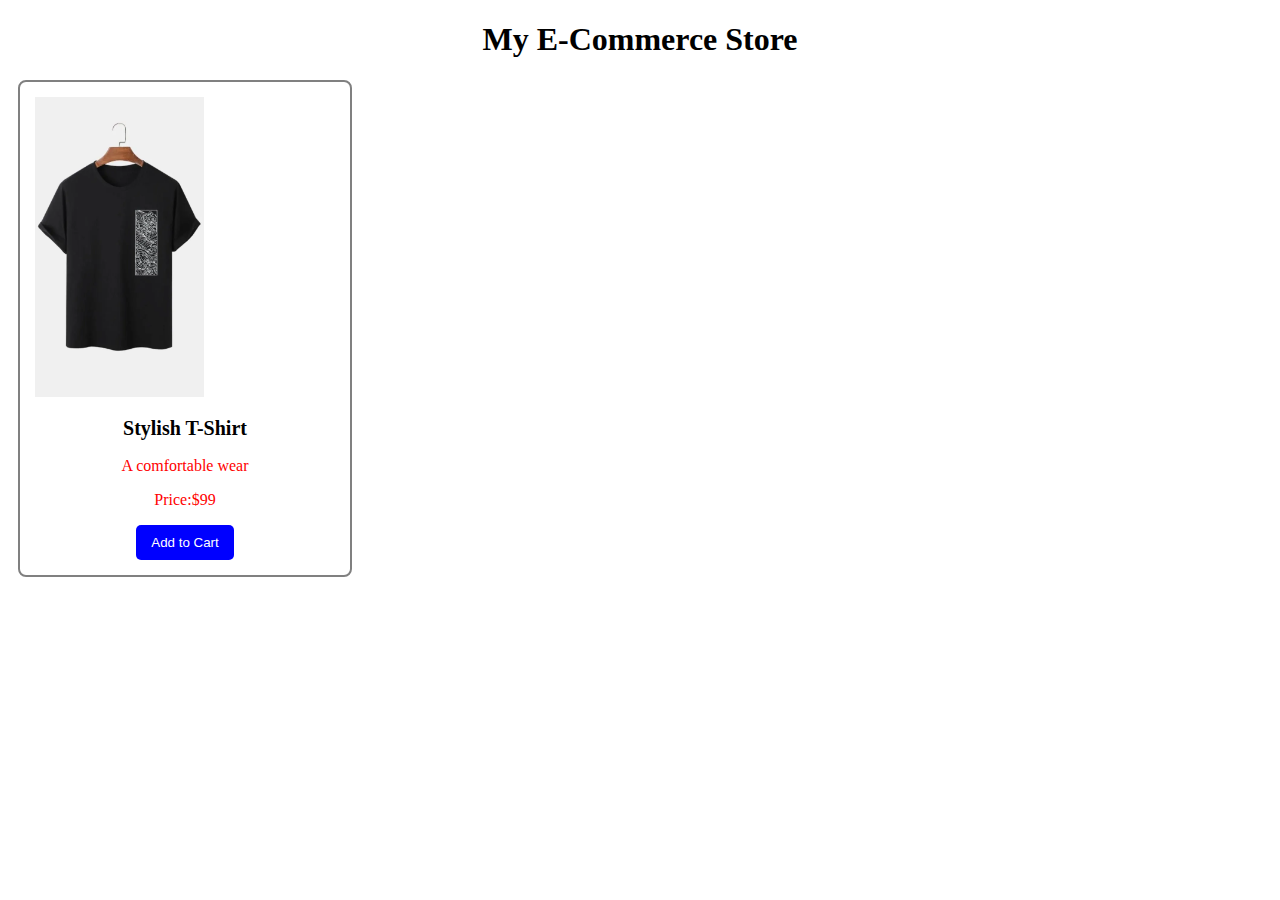
<file: Experiment6/index.html>
<!DOCTYPE html>
<html lang="en">
<head>
    <meta charset="UTF-8">
    <meta name="viewport" content="width=device-width, initial-scale=1.0">
    <title>Document</title>
    
    <link rel="stylesheet" href="style.css">
</head>
<body>
    <h1 align="center">My E-Commerce Store</h1>
    <div class="product-box">
        <img src="2ce58f7f987510b6cf932c4a1927e829.webp" alt="Product Image">
        <h2 align="center">Stylish T-Shirt</h2>
        <p class="description" align="center">A comfortable wear</p>
        <p class="price"  align="center">Price:$99</p>
        <center>
        <button>Add to Cart</button>

    </div>
</body>
</html>
</file>
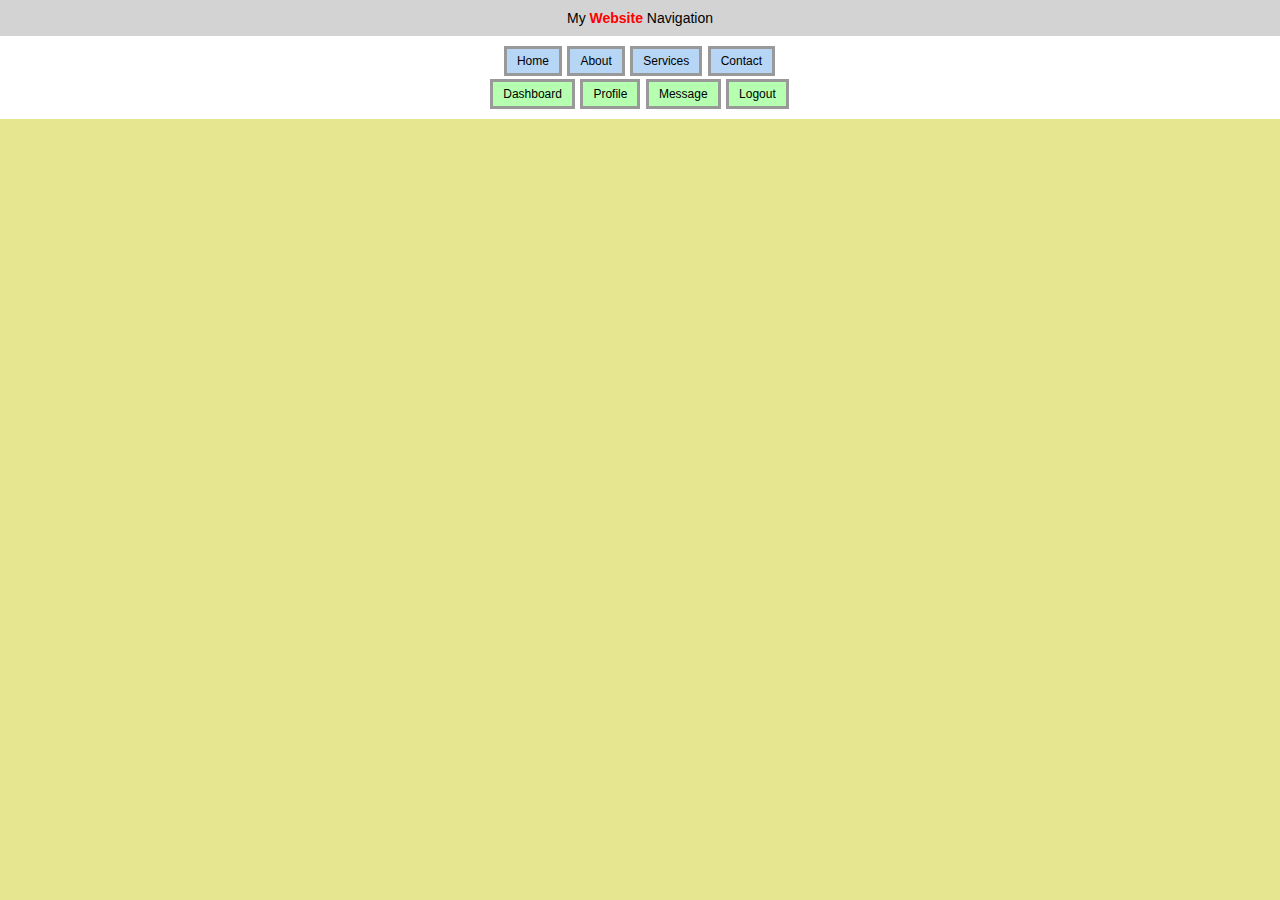
<file: experiment7/index.html>
<!DOCTYPE html>
<html lang="en">
<head>
<meta charset="UTF-8">
<title>Navigation Layout</title>
<style>
    body {
        margin: 0;
        padding: 0;
        background: #e6e691;
        font-family: Arial, sans-serif;
    }

    /* Top grey bar */
    .header {
        width: 100%;
        background: #d3d3d3;
        text-align: center;
        padding: 10px 0;
        font-size: 14px;
        color: black;
    }

    .header span {
        color: red;
        font-weight: bold;
 }

    /* Container for all buttons */
    .nav-section {
        padding: 10px;
        background: white;
    }

    /* Blue buttons row */
    .top-buttons button  {
        background-color: #b7d5f5;
        border: 3px solid #999;
        padding: 5px 10px;
        margin-right: 1px;
        margin-bottom: 3px;
        font-size: 12px;
        cursor: pointer;
    }

    /* Green buttons row */
    .bottom-buttons button {
        background-color: #b6ffb0;
        border: 3px solid #999;
        padding: 5px 10px;
        margin-right: 1px;
        font-size: 12px;
        cursor: pointer;
    }
</style>
</head>
<body>

<!-- Header -->
<div class="header">
    My <span>Website</span> Navigation
</div>

<!-- Navigation Buttons -->
<div class="nav-section">

    <!-- First row (blue) -->
    <center>
    <div class="top-buttons">
        <button>Home</button>
        <button>About</button>
        <button>Services</button>
        <button>Contact</button>
    </div>

    <!-- Second row (green) -->
    <div class="bottom-buttons">
        <button>Dashboard</button>
        <button>Profile</button>
        <button>Message</button>
        <button>Logout</button>
    </div>

</div>

</body>
</html>
</file>
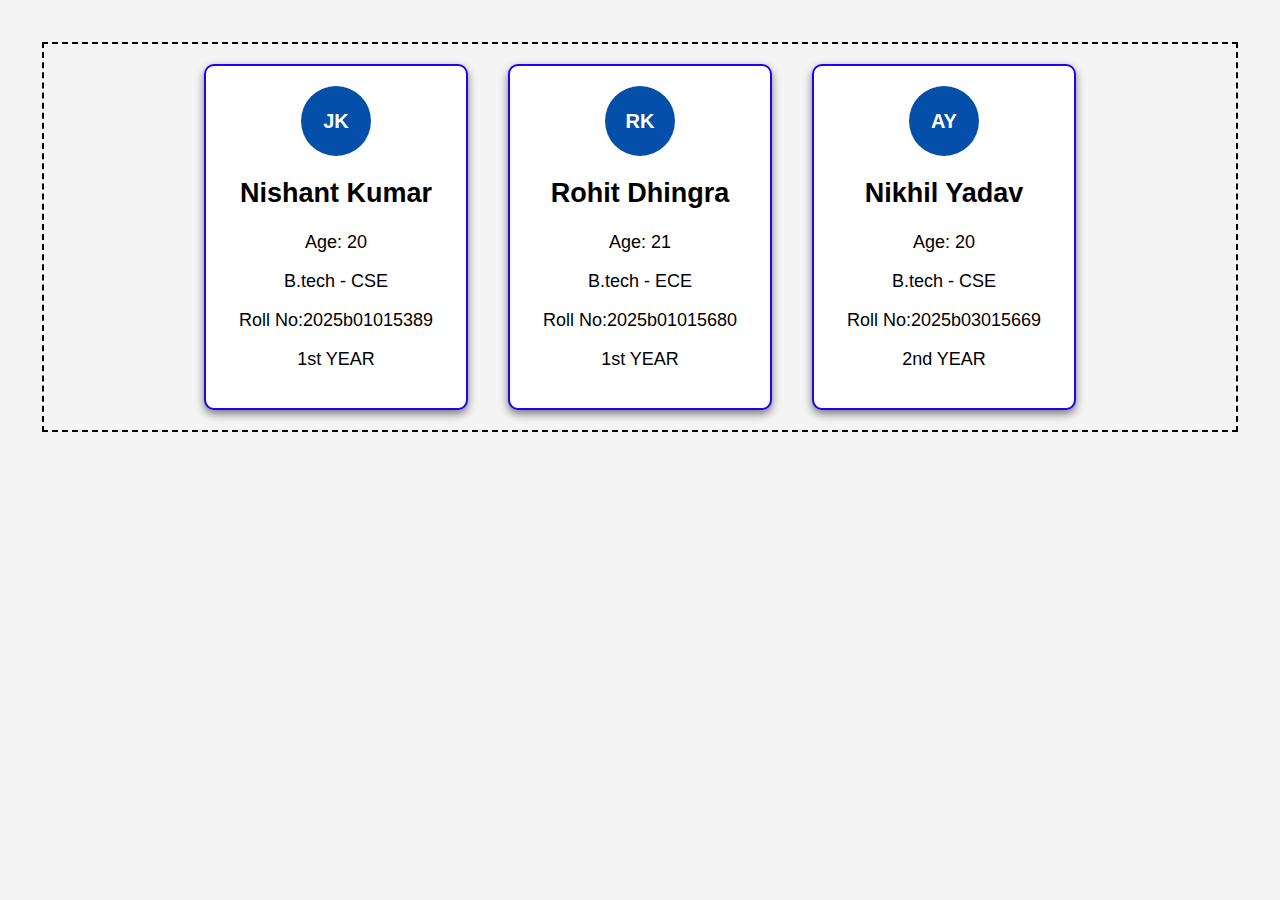
<file: Experiment8/index.html>
<!DOCTYPE html>
<html lang="en">
<head>
    <meta charset="UTF-8">
    <meta name="viewport" content="width=device-width, initial-scale=1.0">
    <title>STUDENT PROFILE CARDS</title>
    <link rel="stylesheet" href="style.css">
</head>
<body>
    <div class="container">
        <div class ="card">
            <div class="circle">JK</div>
            <h2>Nishant Kumar</h2>
            <p>Age: 20</p>
            <p>B.tech - CSE</p>
            <p>Roll No:2025b01015389</p>
            <p>1st YEAR</p>
    </div>
    <div class="card">
        <div class="circle">RK</div>
        <h2>Rohit Dhingra</h2>
        <p>Age: 21</p>
        <p>B.tech - ECE</p>
        <p>Roll No:2025b01015680</p>
        <p>1st YEAR</p>
        </div>
    <div class="card">
        <div class="circle">AY</div>
        <h2>Nikhil Yadav</h2>
        <p>Age: 20</p>
        <p>B.tech - CSE</p>
        <p>Roll No:2025b03015669</p>
        <p>2nd YEAR</p>
        </div>

    
</body>
</html>
</file>
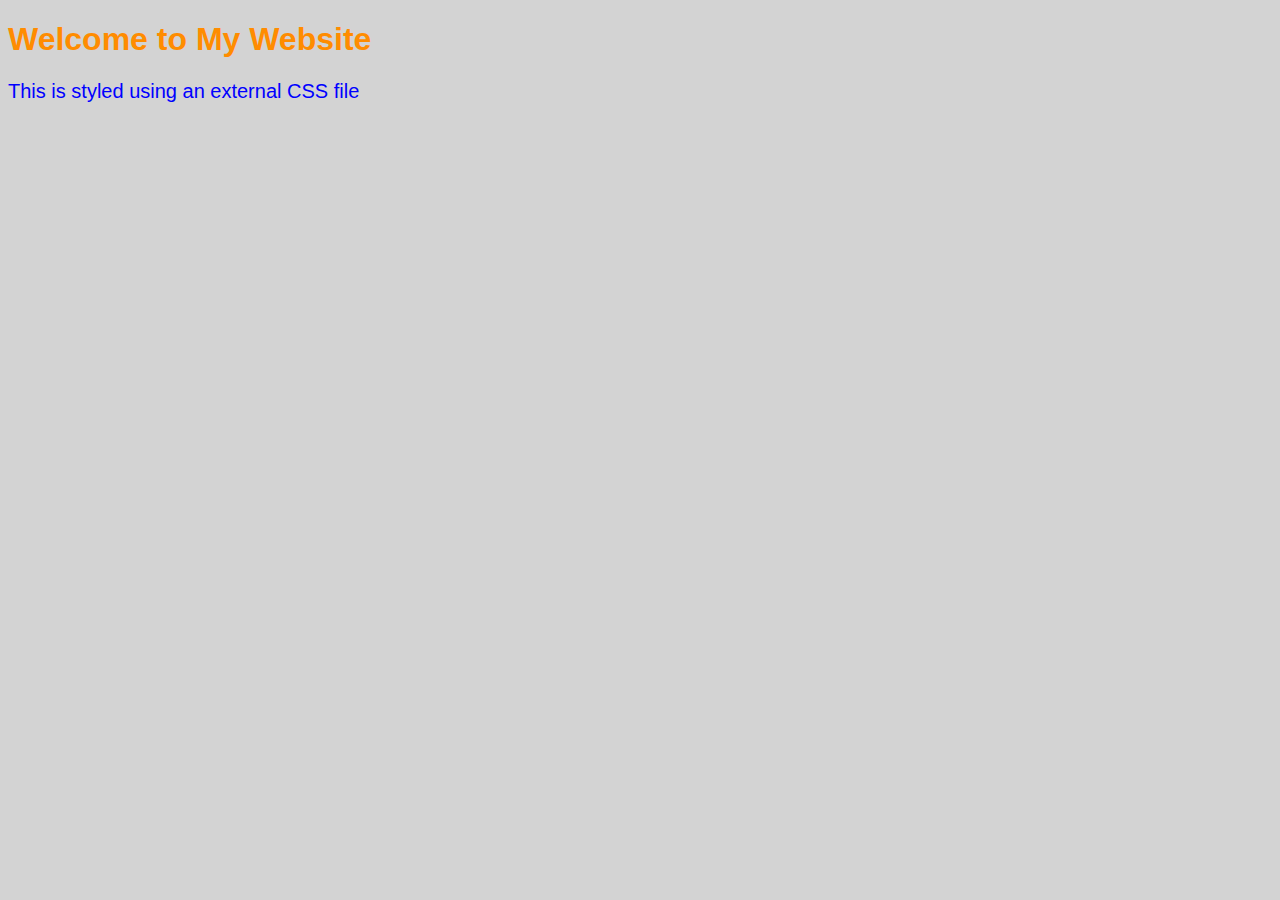
<file: EXTERNAL CSS/index.html>
<!DOCTYPE html>
<html lang="en">
<head>
    <meta charset="UTF-8">
    <meta name="viewport" content="width=device-width, initial-scale=1.0">
    <title>EXTERNAL CSS EXAMPLE</title>
    <link rel="stylesheet" href="style.css">
</head>
<body>
    <h1>Welcome to My Website</h1>
    <p>This is styled using an external CSS file</p>
</body>
</html>
</file>
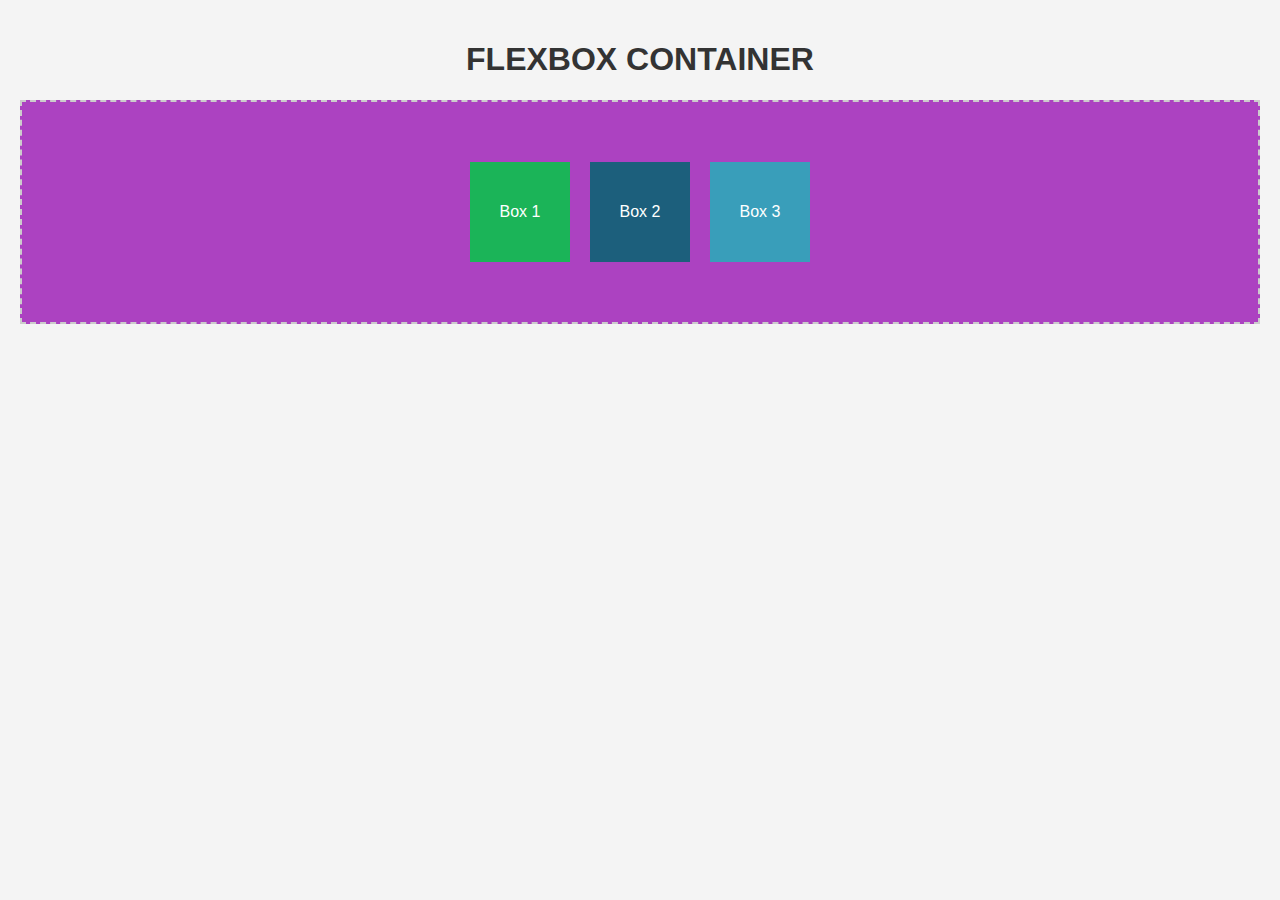
<file: Flexbox/index.html>
<!DOCTYPE html>
<html lang="en">
<head>
    <meta charset="UTF-8">
    <meta name="viewport" content="width=device-width, initial-scale=1.0">
    <title>FLEXBOX</title>
    <style>
    body {
            font-family: Arial, sans-serif;
            margin: 0;
            padding: 20px;
            background-color: #f4f4f4;
        }
        h1 {
            text-align: center;
            color: #333;
        }
        .container {
            display: flex;
            justify-content: center;
            align-items: center;
            padding: 20px;
            height: 20vh;
            border: 2px dashed #ccc;
            background-color: #ac42c1;
        }
        .b1 {
            width: 100px;
            height: 100px;
            background-color: #1bb458;
            margin: 10px;
            display: flex;
            justify-content: center;
            align-items: center;
            color: #fff;

        }
        .b2 {
            width: 100px;
            height: 100px;
            background-color: #1c5f7c;
            margin: 10px;
            display: flex;
            justify-content: center;
            align-items: center;
            color: #fff;

        }
        .b3 {
            width: 100px;
            height: 100px;
            background-color: #399eba;
            margin: 10px;
            display: flex;
            justify-content: center;
            align-items: center;
            color: #fff;

        }
        </style>
</head>
<body>
    <h1>FLEXBOX CONTAINER</h1>
    <div class="container">
        <div class="b1">Box 1</div>
        <div class="b2">Box 2</div>
        <div class="b3">Box 3</div>
</body>
</html>
</file>
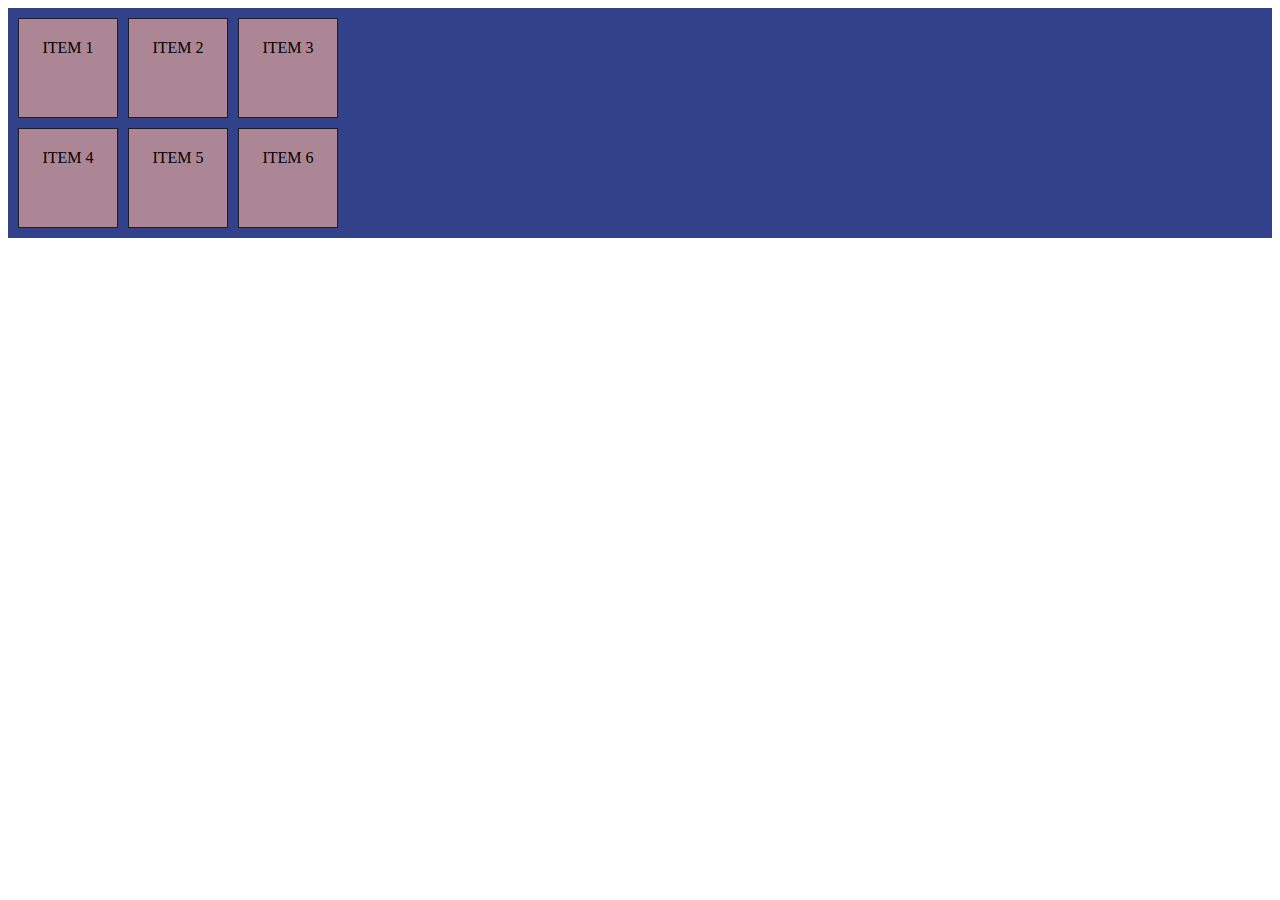
<file: grid container/index.html>
<!DOCTYPE html>
<html lang="en">
<head>
    <meta charset="UTF-8">
    <meta name="viewport" content="width=device-width, initial-scale=1.0">
    <title>Document</title>
    <style>
        .container {
            display: grid;
            grid-template-columns: repeat(3,100px);
            grid-template-rows: repeat(2,100px);
            grid-gap: 10px;
            background-color: #31418a;
            padding: 10px;
        }
        .item {
            background-color: rgba(205, 151, 151, 0.8);
            color:rgb(0, 0, 0);
            border: 1px solid rgba(0, 0, 0, 0.8);
            padding: 20px;
            text-align: center;
        }
    </style>
</head>
<body>
    <div class="container">
        <div class="item"> ITEM 1</div>
        <div class="item">ITEM 2</div>
        <div class="item">ITEM 3</div>  
        <div class="item">ITEM 4</div>
        <div class="item">ITEM 5</div>
        <div class="item">ITEM 6</div>
    </div>
</body>
</html>
</file>
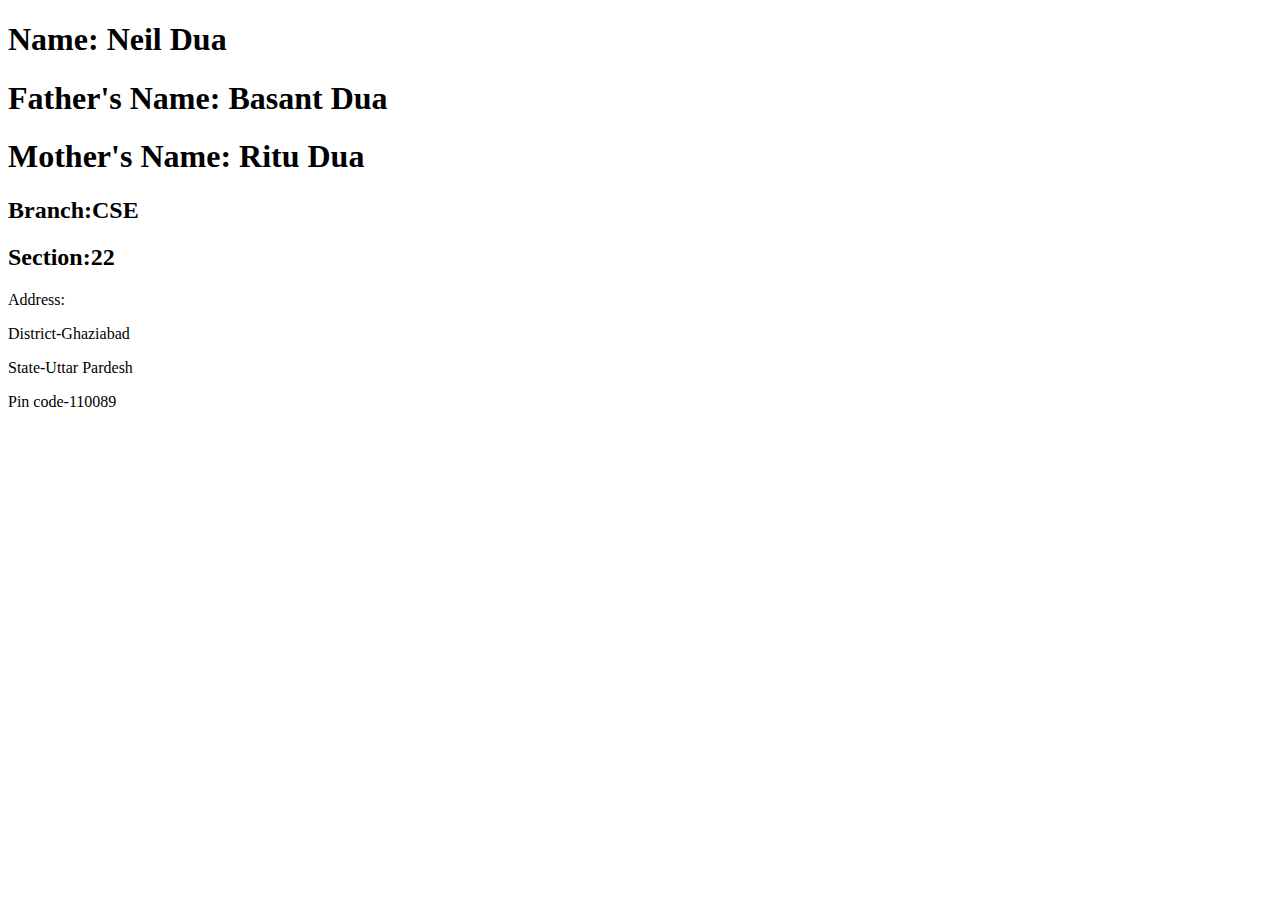
<file: My Firest HTML site/index.html>
<!DOCTYPE html>
<html lang="en">
<head>
    <meta charset="UTF-8">
    <meta name="viewport" content="width=device-width, initial-scale=1.0">
    <title>My first HTML Page</title>
</head>
<body>
    <h1>Name: Neil Dua </h1>
    <h1>Father's Name: Basant Dua </h1>
    <h1>Mother's Name: Ritu Dua </h1>
    <h2>Branch:CSE</h2>
    <h2>Section:22
    </h2>
    <p>Address:
             <p>District-Ghaziabad</p>
             <p>State-Uttar Pardesh</p> 
             <p> Pin code-110089
                </p>
</body>
</html>
</file>
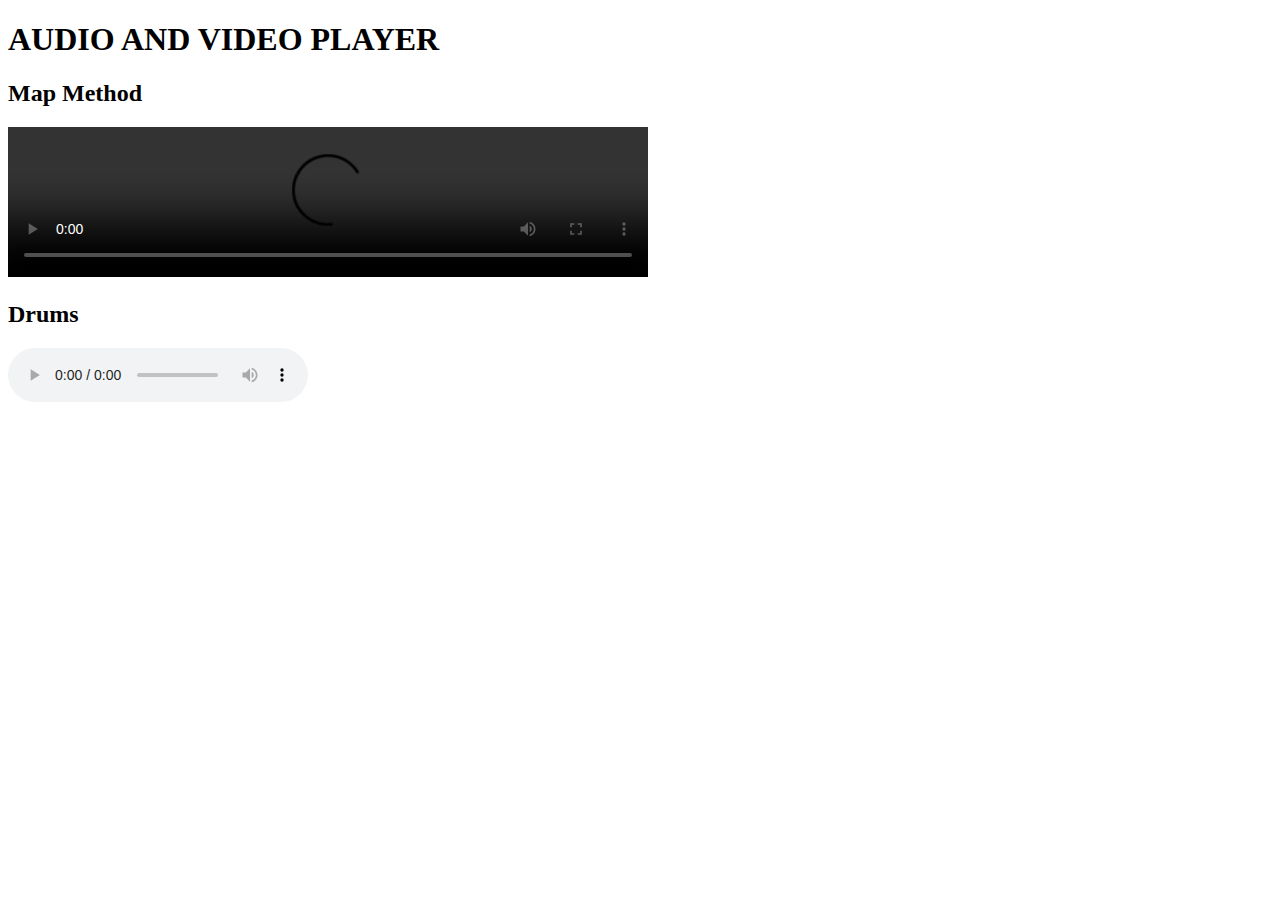
<file: Song And Video Player/index.html>
<!DOCTYPE html>
<html lang="en">
<head>
  <meta charset="UTF-8" />
  <meta name="viewport" content="width=device-width, initial-scale=1.0"/>
  <title>HTML Audio and Video Lab</title>
</head>
<body>
  <h1>AUDIO AND VIDEO PLAYER</h1>
  <section>
    <h2>Map Method</h2>
    <video 
     
     controls
     width="640">
     <source src="https://cdn.freecodecamp.org/curriculum/labs/what-is-the-map-method-and-how-does-it-work.mp4" type="video/mp4">
     </video>
  </section>
  <section>
    <h2>
      Drums
    </h2>
    <audio
     src="https://cdn.freecodecamp.org/curriculum/js-music-player/sailing-away.mp3"
     controls
     loop></audio>
  </section>
</body>
</html>
</file>
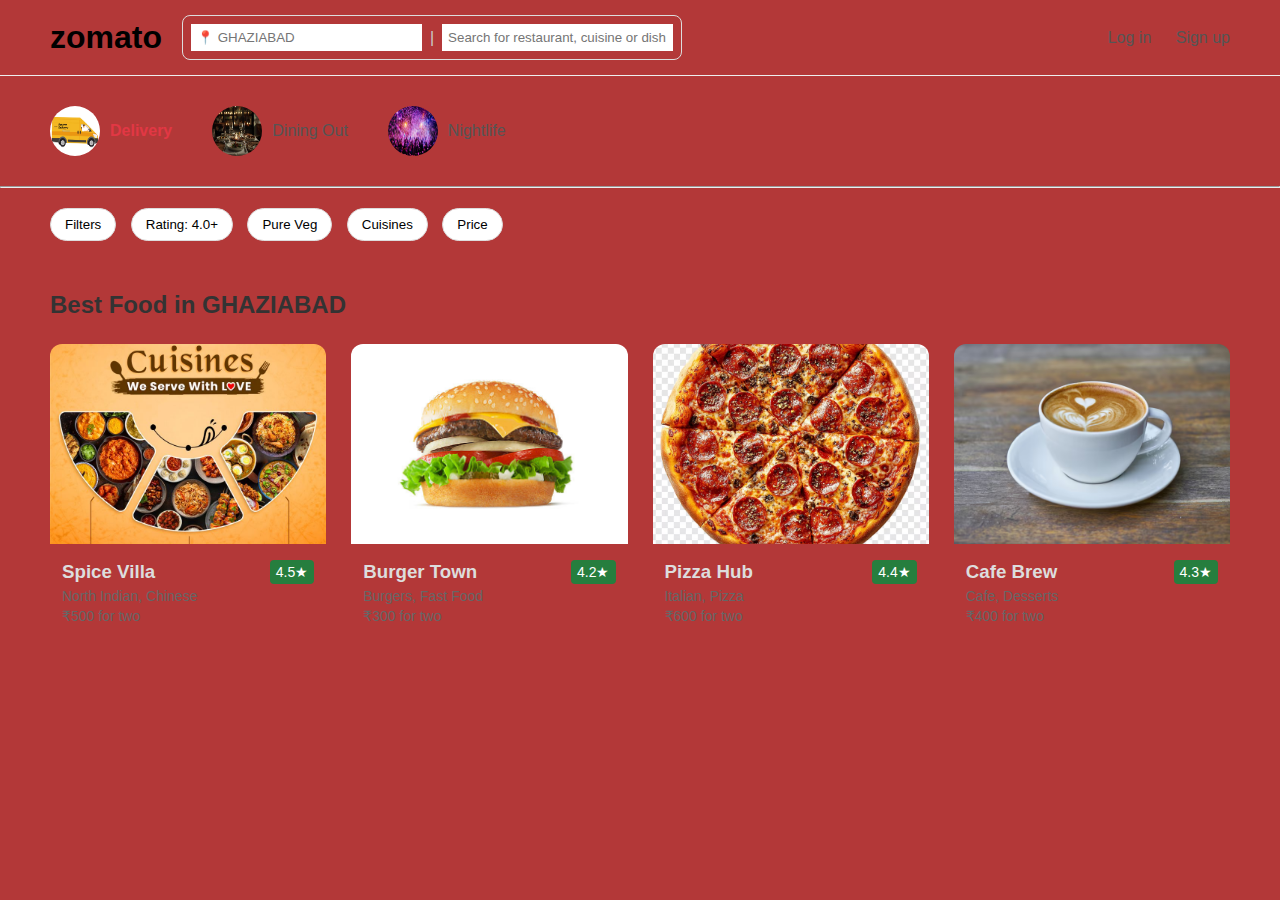
<file: Zomato Clone/index.html>
<!DOCTYPE html>
<html lang="en">
<head>
    <meta charset="UTF-8">
    <meta name="viewport" content="width=device-width, initial-scale=1.0">
    <title>Zomato UI Clone</title>
    <link rel="stylesheet" href="style.css">
</head>
<body>

<!-- NAVBAR -->
<header class="navbar">
    <div class="nav-left">
        <h1 class="logo">zomato</h1>
        <div class="search-bar">
            <input type="text" placeholder="📍 GHAZIABAD">
            <span>|</span>
            <input type="text" placeholder="Search for restaurant, cuisine or dish">
        </div>
    </div>

    <div class="nav-right">
        <a href="#">Log in</a>
        <a href="#">Sign up</a>
    </div>
</header>

<!-- CATEGORY TABS -->
<section class="categories">
    <div class="category active">
        <img src="PICTURE 1.avif">
        <span>Delivery</span>
    </div>
    <div class="category">
        <img src="PICTURE 2.jpg">
        <span>Dining Out</span>
    </div>
    <div class="category">
        <img src="PICTURE 3.jpg">
        <span>Nightlife</span>
    </div>
</section>

<hr>

<!-- FILTERS -->
<section class="filters">
    <button>Filters</button>
    <button>Rating: 4.0+</button>
    <button>Pure Veg</button>
    <button>Cuisines</button>
    <button>Price</button>
</section>

<!-- RESTAURANTS -->
<section class="restaurants">
    <h2>Best Food in GHAZIABAD</h2>

    <div class="restaurant-grid">

        <div class="card">
            <img src="PICTURE 4.jpg">
            <div class="card-info">
                <div class="title">
                    <h3>Spice Villa</h3>
                    <span class="rating">4.5★</span>
                </div>
                <p>North Indian, Chinese</p>
                <p>₹500 for two</p>
            </div>
        </div>

        <div class="card">
            <img src="PICTURE 5.jpg">
            <div class="card-info">
                <div class="title">
                    <h3>Burger Town</h3>
                    <span class="rating">4.2★</span>
                </div>
                <p>Burgers, Fast Food</p>
                <p>₹300 for two</p>
            </div>
        </div>

        <div class="card">
            <img src="PICTURE 6.avif">
            <div class="card-info">
                <div class="title">
                    <h3>Pizza Hub</h3>
                    <span class="rating">4.4★</span>
                </div>
                <p>Italian, Pizza</p>
                <p>₹600 for two</p>
            </div>
        </div>

        <div class="card">
            <img src="PICTURE 7.avif">
            <div class="card-info">
                <div class="title">
                    <h3>Cafe Brew</h3>
                    <span class="rating">4.3★</span>
                </div>
                <p>Cafe, Desserts</p>
                <p>₹400 for two</p>
            </div>
        </div>

    </div>
</section>

</body>
</html>
</file>
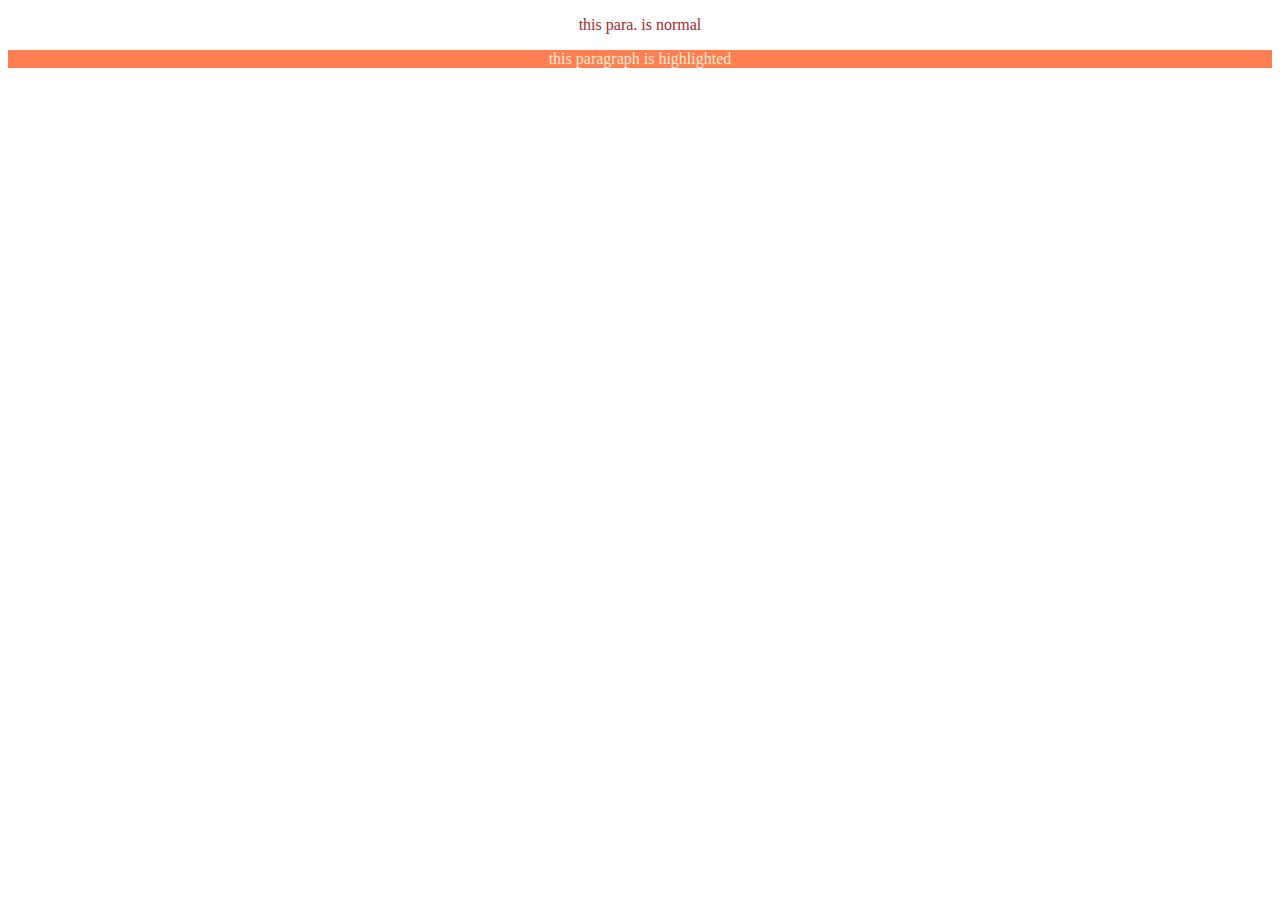
<file: classselector.html>
<!DOCTYPE html>
<html lang="en">
<head>
    <meta charset="UTF-8">
    <meta name="viewport" content="width=device-width, initial-scale=1.0">
    <title>Document</title>
    <style>
        .highlight {
            color:antiquewhite;
            background-color: coral;
        }
        p{
            text-align: center;
            color: brown;
        }
    </style>
</head>
<body>
    <p>this para. is normal</p>
    <p class="highlight">this paragraph is highlighted</p>
</body>
</html>
</file>
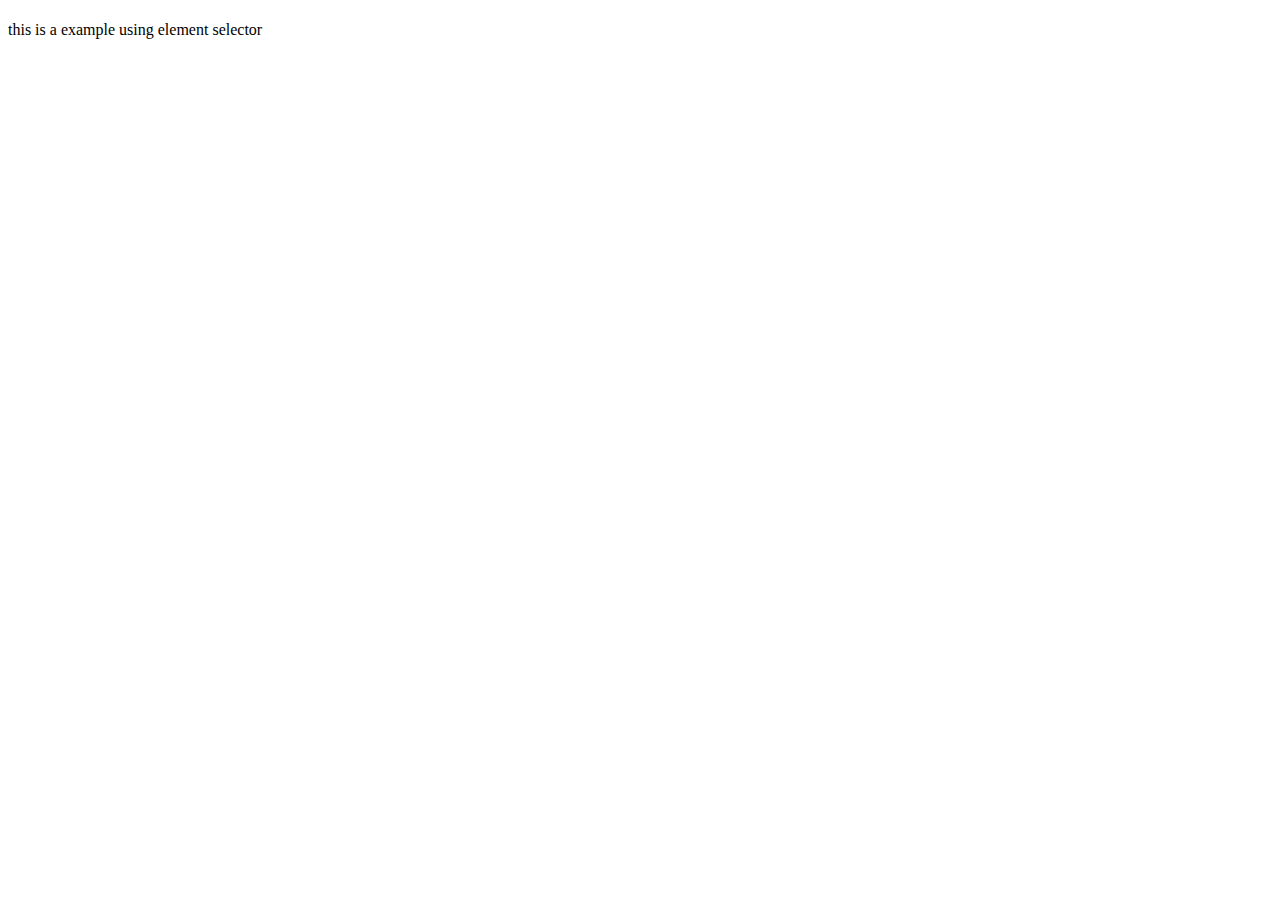
<file: elementsel.html>
<!DOCTYPE html>
<html lang="en">
<head>
    <meta charset="UTF-8">
    <meta name="viewport" content="width=device-width, initial-scale=1.0">
    <title>Document</title>
    <style>
        h1{
            
        }
        p{

        }
    </style>
</head>
<body>
    <h1></h1>
    <p>this is a example using element selector</p>
    
</body>
</html>
</file>
<file: Experiment6/style.css>
h1{
    color:black
}
.product-box{
    border:2px solid black;
    padding: 15px;
    margin:10px;
    width:300px;
    border:2px solid gray;
    border-radius: 8px;
    background-color: white;
}
h2{
    color:black;
    font-size: 20px;}
p{
    color:red;
}
.product-box img{
    width: 5px 10px #888888;
    height: 300px;
    
}
    
button{
    background-color: blue;
    color: white;
    padding: 10px 15px;
    border: none;
    border-radius: 5px;
    cursor: pointer;
}
</file>
<file: Experiment8/style.css>
body {
    font-family: Arial, sans-serif;
    margin: 20px;
    padding: 2px;
    background-color: #f4f4f4;
}
.container {
    display: flex;
    justify-content: center;
    align-items: center;
    flex-direction: row;
    gap: 40px;
    padding: 20px;
    margin: 20px;
    border: 2px dashed #070000;
}
.card {
    background-color: #fff;
    border: 2px solid #1a06f4;
    padding: 20px;
    width: 220px;
    box-shadow: 0 4px 8px rgba(0, 0, 0, 0.5);
    font-size: 18px;
    text-align: center;
    border-radius: 10px;
}
.circle {
    width: 70px;
    height: 70px;
    background-color: #044fa9;
    border-radius: 51%;
    line-height: 70px;
    align-items: center;
    color: #fff;
    font-size: 20px;
    font-weight: bold;
    margin: 0 auto 15px;
}
</file>
<file: EXTERNAL CSS/style.css>
h1{
    color: darkorange;
}
p{
    color: blue;
    font-size: 20px;
}
body{
    background-color: lightgrey;
    font-family:Arial, Helvetica, sans-serif;
}
</file>
<file: Zomato Clone/style.css>
* {
    margin: 0;
    padding: 0;
    box-sizing: border-box;
    font-family: Arial, Helvetica, sans-serif;
}

body {
    background: #b33838;
    color: #333;
    
}

/* NAVBAR */
.navbar {
    display: flex;
    justify-content: space-between;
    align-items: center;
    padding: 15px 50px;
    border-bottom: 1px solid #eee;
}

.nav-left {
    display: flex;
    align-items: center;
    gap: 20px;
}

.logo {
    color: #000000;
    font-size: 32px;
    font-weight: bold;
}

.search-bar {
    display: flex;
    align-items: center;
    border: 1px solid #ddd;
    border-radius: 8px;
    padding: 8px;
    width: 500px;
}

.search-bar input {
    border: none;
    outline: none;
    padding: 6px;
    width: 100%;
}

.search-bar span {
    color: #ccc;
    padding: 0 8px;
}

.nav-right a {
    margin-left: 20px;
    text-decoration: none;
    color: #555;
    font-weight: 500;
}

/* CATEGORIES */
.categories {
    display: flex;
    gap: 40px;
    padding: 30px 50px;
}

.category {
    display: flex;
    align-items: center;
    gap: 10px;
    cursor: pointer;
    color: #555;
}

.category img {
    width: 50px;
    height: 50px;
    border-radius: 50%;
}

.category.active {
    color: #e23744;
    font-weight: bold;
}

/* FILTERS */
.filters {
    padding: 20px 50px;
}

.filters button {
    margin-right: 10px;
    padding: 8px 14px;
    border-radius: 20px;
    border: 1px solid #ddd;
    background: #fff;
    cursor: pointer;
}

/* RESTAURANTS */
.restaurants {
    padding: 30px 50px;
}

.restaurants h2 {
    margin-bottom: 25px;
}

.restaurant-grid {
    display: grid;
    color: #ddd;
    grid-template-columns: repeat(auto-fit, minmax(260px, 1fr));
    gap: 25px;
}

.card {
    border-radius: 12px;
    color: #ddd;
    overflow: hidden;
    cursor: pointer;
    transition: transform 0.3s, box-shadow 0.3s;
}

.card:hover {
    transform: scale(1.03);
    box-shadow: 0 8px 20px rgba(0,0,0,0.15);
}

.card img {
    width: 100%;
    height: 200px;
    object-fit: cover;
}

.card-info {
    padding: 12px;
}

.title {
    display: flex;
    justify-content: space-between;
    align-items: center;
}

.rating {
    background: #267e3e;
    color: #fff;
    padding: 4px 6px;
    border-radius: 4px;
    font-size: 14px;
}

.card-info p {
    font-size: 14px;
    color: #666;
    margin-top: 4px;
}
</file>
